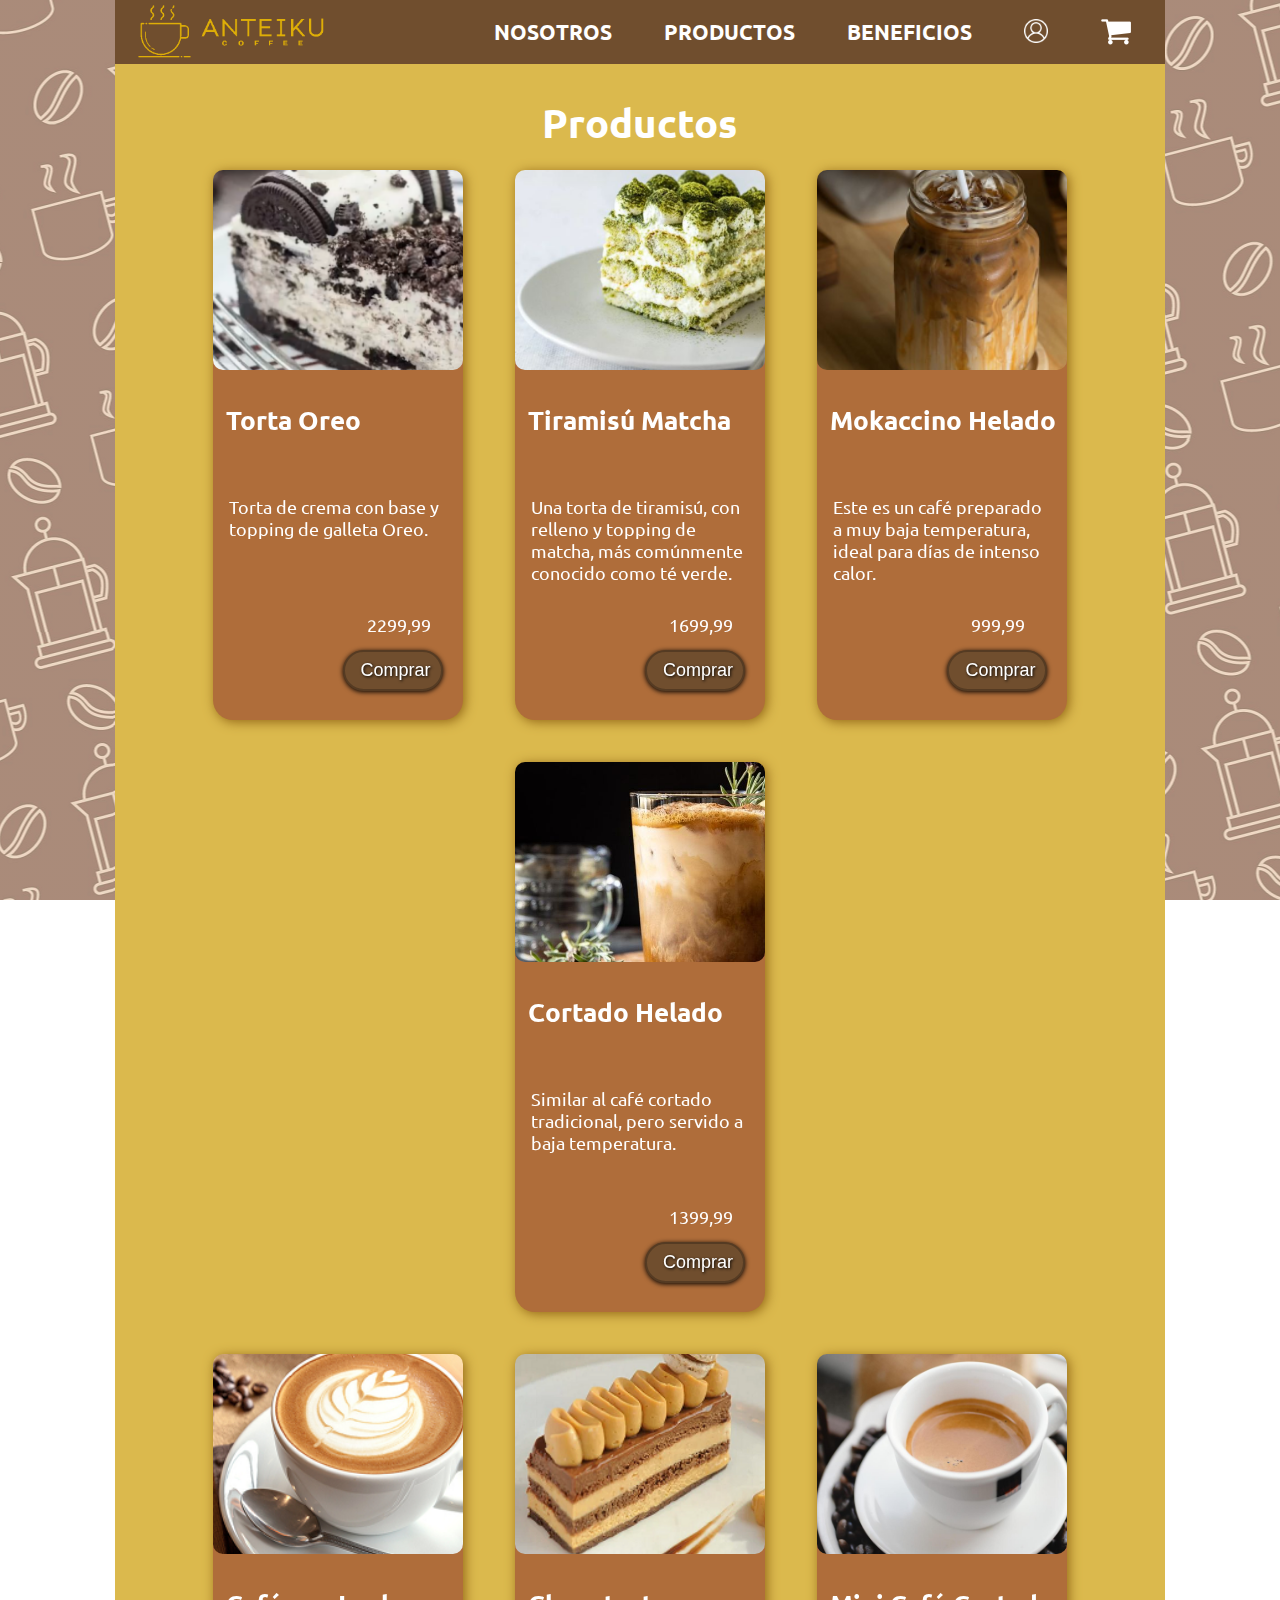
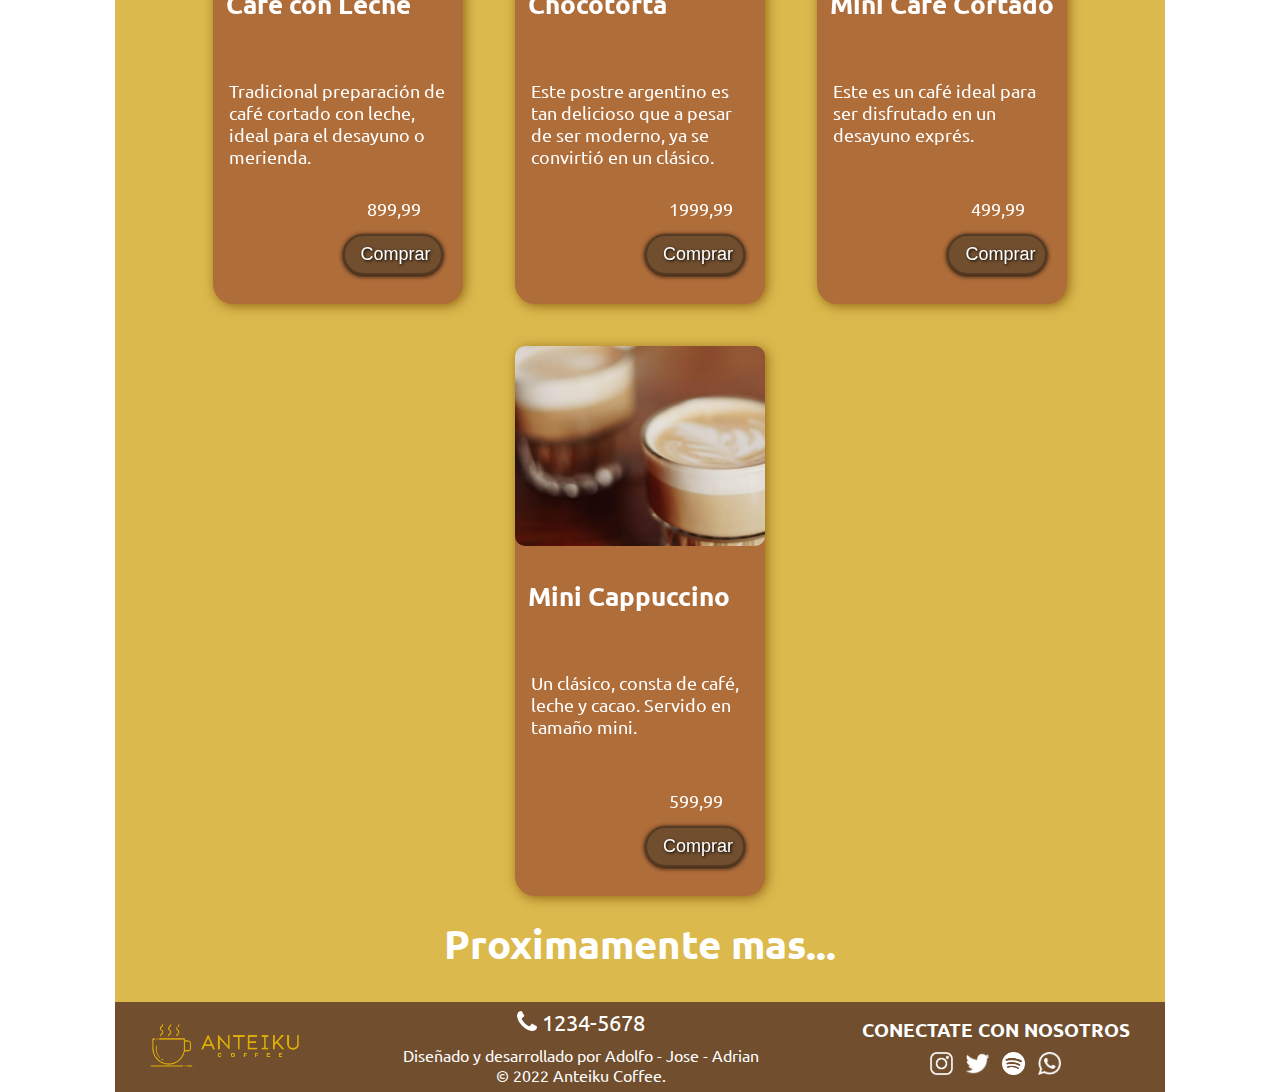
<file: html/productos.html>
<!DOCTYPE html>
<html>
<head>
    <link rel="stylesheet" href="/css/productos.css">
    <link rel="stylesheet" href="/css/nav-footer.css">
    <link rel="icon" href="/favicon/favicon.ico" type="icon">
    <meta charset="utf-8">
    <meta name="viewport" content="width=device-width, initial-scale=1">
    <title>Productos | Anteiku Coffee</title>
    <meta name="description" content="Página para comprar los productos de Anteiku Coffee.">
</head>

<body>
    <!-- NAV -->
    <header>
        <nav>
            <!-- Logotipo de vuelta a pagina de inicio -->
            <div class="nav-left">
                <a href="index.html"><img src="../img/anteiku-nav" alt="logo" class="logo"></a>
            </div>
            <div class="nav-right">
                <!-- Menu responsive -->
                <input type="checkbox" id="check">
                    <label for="check" class="checkbtn">
                        <img src="../img/menu-bar.png" alt="" class="icon-size">
                    </label>
                <ul>
                    <!-- Links a diferentes paginas web -->
                    <li class="icon-transition"><a href="nosotros.html">NOSOTROS</a></li>
                    <li class="icon-transition"><a href="productos.html">PRODUCTOS</a></li>
                    <li class="icon-transition"><a href="beneficios.html" >BENEFICIOS</a></li>
                    <li><a href="registrarse.html"><img src="../img/icon-login2.png" alt="icon-login" class="icon-size icon-transition"></a></li>
                    <img onmouseover="showCart(this)" class="cart" src="/img/icon-shopping-cart.png" alt="">
                </ul>
            <!--CARRITO ICONO-->
            </div>
                <div class="cart-products" id="products-id">
                    <p class="close-btn" onclick="closeBtn()">x</p>
                    <h3>Carrito</h3>
                    <div class="card-items"></div>
                    <h2>Total:$ <strong class="price-total">0</strong> </h2>
                </div>
            </div>
        </nav>
    </header>
    <!-- NAV -->
    
    <!-- Tarjetas de Productos -->
    <section>
        <h2 class="h2">Productos</h2>
        <div class="flex-container">
                <div class="flex-content-box"> 
                    <div class="flex-content-image"><img src="/img/prod10.jpg" alt="img1"></div>
                    <div class="flex-content-title">Torta Oreo</div>
                    <div class="flex-content-text">Torta de crema con base y topping de galleta Oreo.</div>
                    <div class="flex-content-price">2299,99</div>
                    <div class="flex-content-button"><a class="flex-content-button-link" data-id="0">Comprar</a></div>
                </div>
                <div class="flex-content-box"> 
                    <div class="flex-content-image"><img src="/img/prod11.jpg" alt="img2"></div>
                    <div class="flex-content-title">Tiramisú Matcha</div>
                    <div class="flex-content-text">Una torta de tiramisú, con relleno y topping de matcha, más comúnmente conocido como té verde.</div>
                    <div class="flex-content-price">1699,99</div>
                    <div class="flex-content-button"><a class="flex-content-button-link" data-id="1">Comprar</a></div>
                </div>
                <div class="flex-content-box"> 
                    <div class="flex-content-image"><img src="/img/prod3.jpg" alt="img3"></div>
                    <div class="flex-content-title">Mokaccino Helado</div>
                    <div class="flex-content-text">Este es un café preparado a muy baja temperatura, ideal para días de intenso calor.</div>
                    <div class="flex-content-price">999,99</div>
                    <div class="flex-content-button"><a href="#" class="flex-content-button-link" data-id="2">Comprar</a></div>
                </div>
                <div class="flex-content-box"> 
                    <div class="flex-content-image">
                        <img src="/img/prod4.jpg" alt="img4">
                    </div>
                    <div class="flex-content-title">Cortado Helado</div>
                    <div class="flex-content-text">Similar al café cortado tradicional, pero servido a baja temperatura.</div>
                    <div class="flex-content-price">1399,99</div>
                    <div class="flex-content-button"><a href="#" class="flex-content-button-link" data-id="3">Comprar</a></div>
                </div>
        </div>

        <div class="flex-container">
                <div class="flex-content-box"> 
                    <div class="flex-content-image">
                        <img src="/img/prod1.jpg" alt="img5">
                    </div>
                    <div class="flex-content-title">Café con Leche</div>
                    <div class="flex-content-text">Tradicional preparación de café cortado con leche, ideal para el desayuno o merienda.</div>
                    <div class="flex-content-price">899,99</div>
                    <div class="flex-content-button"><a href="#" class="flex-content-button-link" data-id="4">Comprar</a></div>
                </div>
                <div class="flex-content-box"> 
                    <div class="flex-content-image">
                        <img src="/img/prod2.jpg" alt="img6">
                    </div>
                    <div class="flex-content-title">Chocotorta</div>
                    <div class="flex-content-text">Este postre argentino es tan delicioso que a pesar de ser moderno, ya se convirtió en un clásico.</div>
                    <div class="flex-content-price">1999,99</div>
                    <div class="flex-content-button"><a href="#" class="flex-content-button-link" data-id="5">Comprar</a></div>
                </div>
                <div class="flex-content-box"> 
                    <div class="flex-content-image">
                        <img src="/img/prod7.jpg" alt="img7">
                    </div>
                    <div class="flex-content-title">Mini Café Cortado</div>
                    <div class="flex-content-text">Este es un café ideal para ser disfrutado en un desayuno exprés.</div>
                    <div class="flex-content-price">499,99</div>
                    <div class="flex-content-button"><a href="#" class="flex-content-button-link" data-id="6">Comprar</a></div>
                </div>
                <div class="flex-content-box"> 
                    <div class="flex-content-image">
                        <img src="/img/prod8.jpg" alt="img8">
                    </div>
                    <div class="flex-content-title">Mini Cappuccino</div>
                    <div class="flex-content-text">Un clásico, consta de café, leche y cacao. Servido en tamaño mini.</div>
                    <div class="flex-content-price">599,99</div>
                    <div class="flex-content-button"><a href="#" class="flex-content-button-link" data-id="7">Comprar</a></div>
                </div>
        </div>
        <h2 class="h2">Proximamente mas...</h2>
    </section>
    <!-- Tarjetas de Productos -->

    <!-- FOOTER -->
    <footer>
        <!-- Logo de pie pagina -->
        <div>
            <ul>
                <li><a href="index.html"><img src="../img/anteiku-footer" alt="logo" class="logo-footer"></a></li>
            </ul>
        </div>
        <!-- Icono de telefono -->
        <div class="phone-designed">
            <div class="phone">
                <img src="../img/icon-phone.png" alt="telefono">
                <span>1234-5678</span>
            </div>
            <p>Diseñado y desarrollado por Adolfo - Jose - Adrian © 2022 Anteiku Coffee.</p>
        </div>
        <div class="icon-contact">
            <h3>CONECTATE CON NOSOTROS</h3>
            <div>
                <!-- Links a redes -->
                <a href="https://www.instagram.com" ><img src="../img/icon-instagram.png" alt="icon-instagram" class="icon-size-footer icon-transition"></a>
                <a href="https://twitter.com"><img src="../img/icon-twitter.png" alt="icon-twitter" class="icon-size-footer icon-transition"></a>
                <a href="https://www.spotify.com"><img src="../img/icon-spotify.png" alt="icon-spotify" class="icon-size-footer icon-transition"></a>
                <a href="https://web.whatsapp.com"><img src="../img/icon-whatsapp.png" alt="icon-whatsapp" class="icon-size-footer icon-transition"></a>
            </div>
        </div>
    </footer>
    <!-- FOOTER -->

    <script defer src="/js/productos.js"></script>
</body>
</html>
</file>
<file: css/productos.css>
/* Se importa fuente */
@import url('https://fonts.googleapis.com/css2?family=Ubuntu:wght@300;400;500;700&display=swap');

:root {
    --color-metallic-gold: #DBB94D;
    --color-coffe: #704E2E;
    --color-chestnut: #A15535;
    --color-roman-silver: #8491A3;
    --color-goldenrod: #DEAE07;
    --color-blanco: #FFFFFF;
    font-size: 16px;
}

/*Aplicar este item a todo el html*/
*{
    box-sizing: border-box;
    margin: 0;
    padding: 0;
    font-family: 'Ubuntu', sans-serif;
}

html {
    margin: 0 9vw;
    background-image: linear-gradient(rgba(255, 255, 255, 0.3), rgba(255, 255, 255, 0.3)),
    url(../img/background-coffee.png);
    background-position: center center;
    background-attachment: fixed;
}

body {
    background-color: var(--color-metallic-gold);
    max-width: 82vw;
    width: 100%;
    height: 100%;
}

/* INICIO DE BODY */
section {
    margin-top: 2em;
}

.flex-container {
    padding: 0;
    margin: 0;
    list-style: none;
    display: flex;
    align-items: center;
    justify-content: center;
    flex-direction: row;
    flex-wrap: wrap;
    background-color: #DBB94D;
    color: #FFFFFF;
}

.flex-content-box{
    /* background-color: #DEAE07;  */
    background-color: #AF6D3A;
    margin-block-start: 2%;
    margin-block-end: 2%;
    margin-left: 2.5%;
    margin-right: 2.5%;
    min-height: 550px;
    min-width: 250px;
    box-sizing: border-box;
    /*border: 1px solid black;*/
    border-radius: 20px;
    filter: drop-shadow(2px 2px 6px rgb(146, 103, 23));
    width: 20%;
}

.flex-content-image{
    min-width: 50%;
    max-height: 200px;
    overflow: hidden;
    box-sizing: border-box;
    /*border: 1px solid black;*/
    border-radius: 10px;
    margin: auto auto 25px auto;
}

.flex-content-image img{
    width: 310px;
    height: 200px;
    justify-content: center;
    object-fit: cover;
}

.flex-content-title{
    font-family: 'Ubuntu';
    font-weight: bold;
    font-size: 26px;
    margin-bottom: 35px;
    margin-left: 5px;
    padding: 0.5rem;
}

.flex-content-text{
    font-family: 'Ubuntu';
    font-size: 18px;
    overflow: hidden;
    min-height: 130px;
    max-height: 130px;
    padding: 1rem;
}

.flex-content-price{
    font-family: 'Ubuntu';
    font-size: 18px;
    overflow: hidden;
    width: 40%;
    margin-left: auto;
    margin-bottom: 10px;
    justify-self: center;
    padding: 0.25rem;
}

.flex-content-button{
    background: #704E2E;
    border-radius: 30px;
    text-shadow: 1px 1px 3px #000000;
    box-shadow: 0px 1px 5px #000000;
    font-family: Arial;
    color: #fff;
    font-size: 18px;
    text-align: center;
    padding: 0.5rem;
    border: solid #553b23 2px;
    text-decoration: none;
    width: 40%;
    margin-left: auto;
    margin-right: 20px;
    margin-bottom: 20px;
    justify-self: flex-end;
    transition: all 0.3s ease 0s;
}

.flex-content-button-link{
    
    text-shadow: 1px 1px 3px #000000;
    font-family: Arial;
    color: #fff;
    font-size: 18px;
    text-align: center;
    padding: 0.5rem;
    text-decoration: none;
}

.flex-content-button:hover{
    background: #DEAE07;
    color: #000;
    text-shadow: 1px 1px 3px #ffffff;
    border: solid #DBB94D 2px;
    box-shadow: 0px 1px 5px #ffffff;
    text-decoration: none;
    cursor: pointer;
    transform: scale(1.1);
    transition: all 0.3s ease 0s;
}

.h2 {
    text-align: center;
    font-size: 2.5em;
    color: #FFFFFF;
}
/*FIN DE BODY*/



/*INICIO DE CONTENEDOR DESLIZABLE CARRITO*/
.cart{
    width: 32px;
}

.cart-products{
    font-family: 'Ubuntu';
    position: absolute!important;
    top: 88px;
    right: 220px;
    background-color: #A15535;
    padding: 0 18px;
    box-shadow: 0 3px 10px rgb(0 0 0 / 20%);
    display: none;
    border-radius: 20px;
    box-shadow: 1px 1px 3px #000000;
    min-width: 290px;
    z-index:99999;
}

.cart:hover{
    margin-bottom: 16px;
    transition-duration: .5s;
}

/*float cart*/
.cart-products .item img{
    width: 115px;
}

.cart-products .item{
    display: flex;
    align-items: center;
    border-bottom: solid 2px rgb(0, 0, 0);
}
.cart-products .item .item-content{
    margin: 0 19px;
    width: 201px;
}
.cart-products .item .item-content h5{
    margin: 0;
    font-size: 15px;
    font-weight: 400;
    font-family: system-ui;
}
.cart-products .item .item-content h6{
    margin: 0;
    font-size: 13px;
    font-weight: 400;
    font-family: system-ui;
}
.cart-products .item span{
    background-color: rgb(0, 0, 0);
    padding: 0px 5px;
    border-radius: 50%;
    color: #fff;
    font-family: system-ui;
    cursor: pointer;
}
.cart-products h3{
    margin-bottom: 0;
}
.cart-products .item .item-content h5.cart-price{
    font-weight: 700;
}

/*stye to btn close*/
p.close-btn{
    top: 4px;
    right: 4px;
    position: absolute;
    cursor: pointer;
    color: #000;
}
p.author {
    display: flex;
    justify-content: center;
    FONT-VARIANT: JIS04;
    margin-top: 3%;
    gap: 7px;
}
p.author a {
    text-decoration: none;
    font-weight: 700;
    color: #000;
}
/*FIN DE CONTENEDOR DESLIZABLE CARRITO*/



/* RESPONSIVE */
@media (max-width: 768px){
    html {
        margin: 0;
    }
    body, .puntos img, .slick-list, .selected-coffee, .conocenos {
        width: 100vw;
        max-width: 100vw;
    }
}
/* RESPONSIVE */
</file>
<file: css/nav-footer.css>
/* Hoja de estilo del navegador y pie de pagina de todas las paginas web */

/* Paleta de colores */
:root {
    --color-metallic-gold: #DBB94D;
    --color-coffe: #704E2E;
    --color-chestnut: #A15535;
    --color-roman-silver: #8491A3;
    --color-goldenrod: #DEAE07;
    --color-blanco: #FFFFFF;
    font-size: 16px;
}



/* NAV */
nav {
    background-color: var(--color-coffe);
    display: flex;
    justify-content:space-between;
    align-items: center;
    padding: 0 0.9vw 0 1.5vw;
    max-width: 82vw;
    width: 100%;
    font-size: 1.3em;
    font-weight: bolder;
}

/* Estilo de logo */
.nav-left {
    padding-top: 5px;
}

.logo {
    min-width: 125px;
    width: 15vw;
    transition: all 0.3s;
}

.logo:hover{
    transform: scale(0.9);
    filter: drop-shadow(5px 5px 10px #000);
}

/* Estilos del navegador junto con los iconos */
.nav-right {
    float: right;
    width: 45%;
    text-align: right;
    margin-right: 1em;
}

.nav-right ul {
    display: flex;
    justify-content: flex-end;
    align-items: center;
    gap: 2.5em;
}

li, a {
    list-style-type: none;
    text-decoration: none;
    color: var(--color-blanco);
}

a:hover {
    color: var(--color-goldenrod);
}

.icon-size {
    width: 1.8vw;
    min-width: 24px;
    margin-top: 0.18em;
}

.icon-transition {
    transition: all 0.3s;
}

.icon-transition:hover {
    transform: scale(1.1);
    filter: drop-shadow(5px 5px 10px #000);
    transition: all 0.3s ease 0s;
}

.checkbtn {
    float: right;
    cursor: pointer;
    display: none;
}

#check{
    display: none;
}
/* NAV */



/* FOOTER */
footer {
    display: flex;
    justify-content: space-between;
    text-align: center;
    background-color: var(--color-coffe);
    color: var(--color-blanco);
    min-height: 50px;
    height: 10vh;
    max-width: 82vw;
    width: 100%;
    margin-top: 2em;
}

footer div {
    align-self: center;
}

/* Estilo de logo de pie de pagina */
.logo-footer {
    min-width: 100px;
    width: 12vw;
    margin-left: 2em;
    transition: all 0.3s;
}

.logo-footer:hover{
    transform: scale(0.9);
    filter: drop-shadow(5px 5px 10px #000);
}

/* Estilo de icono de telefono */
.phone-designed {
    display: flex;
    flex-direction: column;
    gap: 1vh;
    width: 28vw;
}

.phone {
    align-self: center;
    font-size: 1.4em;
}

.phone img {
    width: 1.3vw;
    min-width: 20px;
}

/* Estilo de iconos de redes sociales */
.icon-contact {
    align-self: center;
    margin-right: 2.2em;
}

.icon-contact div {
    display: flex;
    justify-content: center;
    align-items: center;
    gap: 1vw;
    padding-top: 1vh;
}

.icon-size-footer {
    width: 1.8vw;
    min-width: 20px;
}
/* FOOTER */



/* RESPONSIVE */
@media (max-width: 1200px){
    nav {
        font-size: 1.25em;
    }
    .nav-right ul {
        gap: 1.8em;
        }
    footer {
        height: 75px;
    }
    .phone-designed {
        gap: 0;
    }
    .phone {
        font-size: 1.1em;
    }
    .icon-contact {
        font-size: 1em;
        margin-right: 1.2em;
    }
    .logo-footer {
        margin-left: 1em;
        width: 175px;
    }
    .icon-size-footer {
        width: 26px;
    }
}

@media (max-width: 992px){
    nav {
        font-size: 1.1em;
    }
    .nav-right ul {
    gap: 1em;
    }
    footer {
        height: 75px;
    }
    .logo-footer {
        margin-left: 0.5em;
        width: 150px;
    }
    .phone-designed {
        width: 30vw;
        font-size: 0.9em;
    }
    .icon-contact {
        font-size: 0.85em;
        margin-right: 0.9em;
    }
    .icon-size-footer {
        width: 24px;
    }
}

@media (max-width: 768px){
    nav {
        width: 100%;
        max-width: 100vw;
        font-size: 1.1em;
    }
    .nav-right ul {
    gap: 1.5em;
    }
    footer {
        width: 100%;
        max-width: 100vw;
    }
    .logo-footer {
        margin-left: 0.15em;
        width: 130px;
    }
    .phone-designed {
        width: 36vw;
        font-size: 0.8em;
    }
    .icon-contact {
        font-size: 0.8em;
        margin-right: 0.5em;
    }
}

@media (max-width: 576px){
    .checkbtn{
        display: block;
    }
    nav {
        font-size: 1.2em;
    }
    .nav-right {
        position: relative
    }
    .nav-right ul{
        background: var(--color-coffe);
        flex-direction: column;
        align-self: center;
        gap: 0.3em;
        position: absolute;
        top: 38px;
        right: -25px;
        width: 175px;
        height: 190px;
        transition: all .5s;
        z-index: 1;
    }
    nav ul li {
        display: block;
        margin-bottom: 5px;
    }
    #check:checked ~ ul{
        display: none;
    }
    footer {
        position: relative;
        flex-direction: column;
        height: 125px;
    }
    .logo-footer {
        margin-top: 10px;
        width: 150px;
    }
    .phone-designed {
        position: absolute;
        width: 52%;
        top: 50px;
        left: 0;
    }
    .icon-contact {
        position: absolute;
        width: 48%;
        top: 50px;
        right: 0px;
    }
}
/* RESPONSIVE */
</file>
